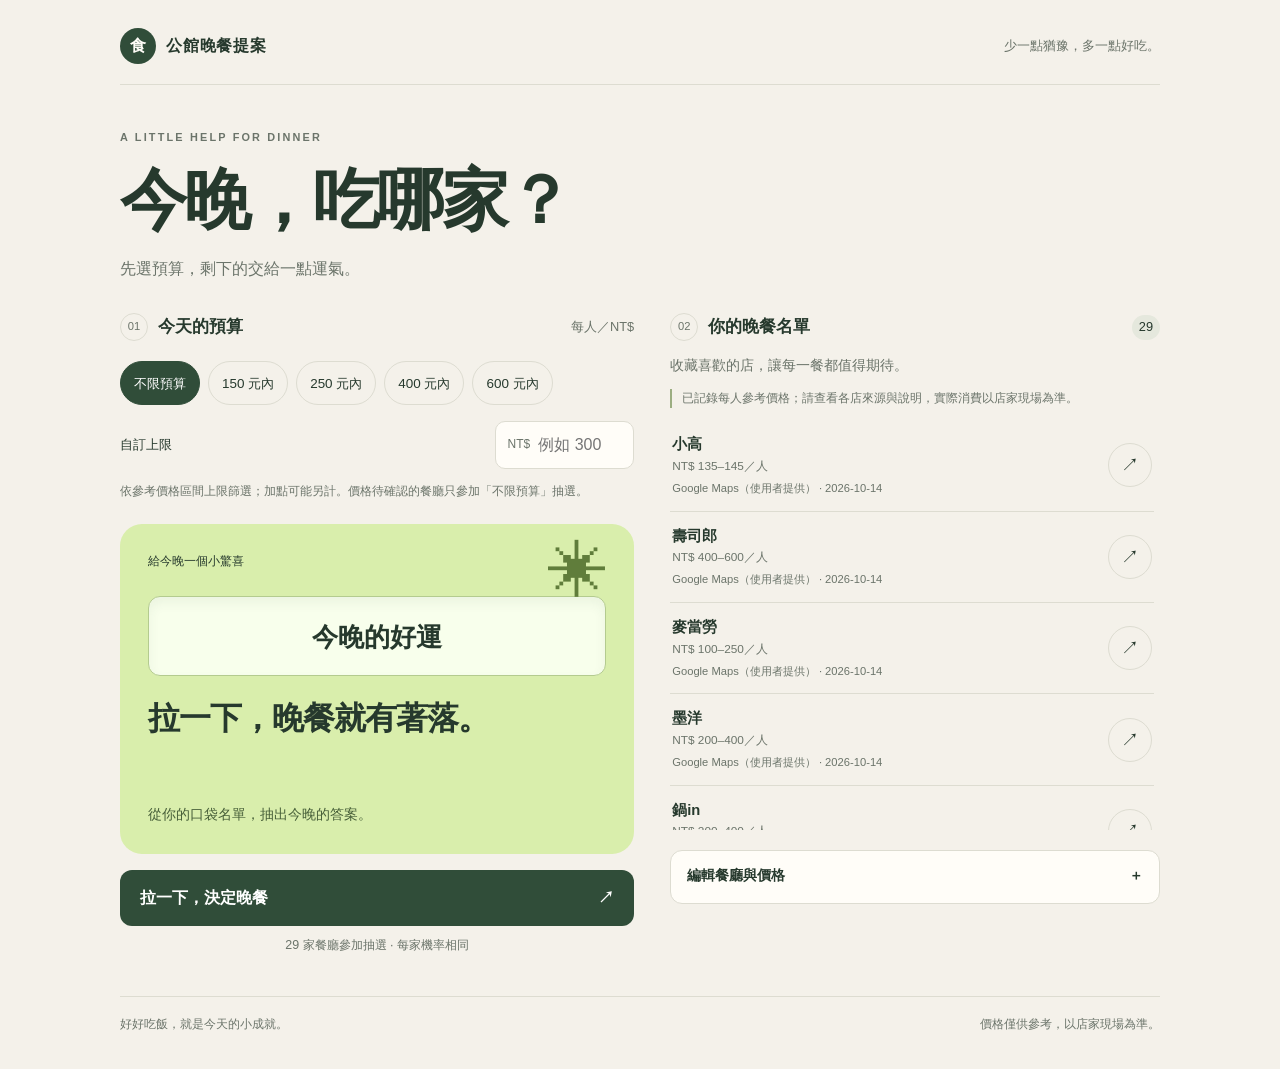
<file: src/index.html>
<!doctype html>
<html lang="zh-TW">
  <head>
    <meta charset="UTF-8" />
    <meta name="viewport" content="width=device-width, initial-scale=1.0" />
    <meta name="theme-color" content="#f4f1ea" />
    <title>今晚吃哪家｜公館晚餐拉霸</title>
    <link rel="stylesheet" href="styles/index.css?v=4e0b64ea3e6a" />
  </head>
  <body>
    <main class="app-shell">
      <header class="page-header">
        <a class="brand" href="./" aria-label="今晚吃哪家首頁"><span class="brand-mark" aria-hidden="true">食</span> 公館晚餐提案</a>
        <span class="header-note">少一點猶豫，多一點好吃。</span>
      </header>
      <section class="intro">
        <p class="eyebrow">A LITTLE HELP FOR DINNER</p>
        <h1>今晚，<br class="mobile-break" />吃哪家？</h1>
        <p>先選預算，剩下的交給一點運氣。</p>
      </section>
      <div class="main-grid">
        <section class="picker-panel" aria-labelledby="budgetTitle">
          <div class="section-heading"><span class="step">01</span><h2 id="budgetTitle">今天的預算</h2><span class="muted">每人／NT$</span></div>
          <div class="budget-options" role="group" aria-label="每人預算上限">
            <button type="button" class="budget-chip active" data-budget="" aria-pressed="true">不限預算</button>
            <button type="button" class="budget-chip" data-budget="150" aria-pressed="false">150 元內</button>
            <button type="button" class="budget-chip" data-budget="250" aria-pressed="false">250 元內</button>
            <button type="button" class="budget-chip" data-budget="400" aria-pressed="false">400 元內</button>
            <button type="button" class="budget-chip" data-budget="600" aria-pressed="false">600 元內</button>
          </div>
          <label class="custom-budget" for="budgetInput">自訂上限 <span class="amount-input"><span>NT$</span><input id="budgetInput" type="number" min="1" max="100000" step="1" placeholder="例如 300" inputmode="numeric" /></span></label>
          <p class="filter-note">依參考價格區間上限篩選；加點可能另計。價格待確認的餐廳只參加「不限預算」抽選。</p>
          <div class="result-card" id="resultCard">
            <span class="result-symbol" aria-hidden="true">✳</span>
            <p class="result-kicker" id="resultKicker">給今晚一個小驚喜</p>
            <div class="slot-window" aria-hidden="true"><div id="slotTrack" class="slot-track"><div class="slot-item">今晚的好運</div></div></div>
            <h2 id="resultName">拉一下，晚餐就有著落。</h2>
            <p id="resultPrice">從你的口袋名單，抽出今晚的答案。</p>
            <a id="resultReference" class="map-link" target="_blank" rel="noopener noreferrer" hidden>查看價格來源 ↗</a>
            <a id="resultMap" class="map-link" target="_blank" rel="noopener noreferrer" hidden>在 Google Maps 找這家 ↗</a>
          </div>
          <p id="drawAnnouncement" class="sr-only" aria-live="polite" aria-atomic="true"></p>
          <button id="drawButton" class="primary-button" type="button"><span>拉一下，決定晚餐</span><span aria-hidden="true">↗</span></button>
          <p id="candidateCount" class="candidate-count" aria-live="polite"></p>
        </section>
        <section class="list-panel" aria-labelledby="listTitle">
          <div class="section-heading"><span class="step">02</span><h2 id="listTitle">你的晚餐名單</h2><span id="listCount" class="count-badge"></span></div>
          <p class="list-description">收藏喜歡的店，讓每一餐都值得期待。</p>
          <p id="priceNotice" class="price-notice"></p>
          <div id="restaurantList" class="restaurant-list"></div>
          <details id="manageOptions" class="manage-options">
            <summary>編輯餐廳與價格 <span aria-hidden="true">＋</span></summary>
            <div class="manage-content">
              <p class="editor-note">可以參考官網菜單、食記或 Google Maps 填寫每人價格；請確認分店，並註明主餐、加點或服務費的計算方式。</p>
              <form id="addForm">
                <label for="newOptionInput">餐廳名稱</label>
                <div class="control-group"><input id="newOptionInput" type="text" maxlength="80" placeholder="加入你的口袋餐廳" required /><button class="action-btn" type="submit">加入</button></div>
              </form>
              <form id="priceForm">
                <label for="removeOptionSelect">選擇餐廳</label>
                <div class="control-group"><select id="removeOptionSelect"></select><button id="removeButton" class="action-btn" type="button">移除</button></div>
                <div class="price-fields">
                  <label for="priceMin">每人最低（NT$）<input id="priceMin" type="number" min="0" max="100000" step="1" inputmode="numeric" placeholder="例如 200" /></label>
                  <label for="priceMax">每人最高（NT$）<input id="priceMax" type="number" min="0" max="100000" step="1" inputmode="numeric" placeholder="例如 400" /></label>
                </div>
                <label for="priceSource">價格來源<select id="priceSource"><option value="personal">自行估算</option><option value="google-maps">已參考 Google Maps</option><option value="menu">官網／菜單參考</option><option value="review">食記參考</option></select></label>
                <label class="reference-field" for="priceReferenceUrl">價格來源網址（選填）<input id="priceReferenceUrl" type="url" placeholder="https://…" /></label>
                <label class="reference-field" for="priceNote">價格說明（選填）<input id="priceNote" type="text" maxlength="160" placeholder="例如：一份主餐，飲料與加點另計" /></label>
                <p class="editor-note">若只有平均金額，最低與最高填相同數字。清空兩欄並儲存可恢復「待確認」。</p>
                <div class="editor-actions"><a id="editMap" class="map-link" target="_blank" rel="noopener noreferrer">查詢 Google Maps ↗</a><button class="action-btn" type="submit">儲存價格</button></div>
              </form>
              <p id="editMessage" class="edit-message" role="status"></p>
            </div>
          </details>
        </section>
      </div>
      <footer>好好吃飯，就是今天的小成就。<span>價格僅供參考，以店家現場為準。</span></footer>
    </main>
    <script type="module" src="js/index.js?v=627aad61198c"></script>
  </body>
</html>
</file>
<file: src/styles/index.css>
:root {
  --page: #f4f1ea;
  --paper: #fffdf8;
  --ink: #26392d;
  --muted: #6b746a;
  --line: #dddcd1;
  --accent: #d9eeac;
  --green: #304d39;
}
* { box-sizing: border-box; }
body { margin: 0; background: var(--page); color: var(--ink); font-family: -apple-system, BlinkMacSystemFont, "Segoe UI", "Noto Sans TC", sans-serif; line-height: 1.6; }
button, input, select { font: inherit; }
button, a, summary, input, select { -webkit-tap-highlight-color: transparent; }
button, summary { cursor: pointer; }
button { color: inherit; }
button:disabled { cursor: default; opacity: .55; }
a { color: inherit; }
:focus-visible { outline: 3px solid #6c8c39; outline-offset: 4px; }
[hidden] { display: none !important; }
.app-shell { width: min(1120px, 100%); margin: auto; padding: 28px 40px; }
.page-header, .brand, .section-heading, .editor-actions { display: flex; align-items: center; }
.page-header { justify-content: space-between; gap: 16px; padding-bottom: 20px; border-bottom: 1px solid var(--line); }
.brand { gap: 10px; font-weight: 650; text-decoration: none; letter-spacing: .05em; }
.brand-mark { width: 36px; height: 36px; background: var(--green); color: var(--paper); display: grid; place-items: center; border-radius: 50%; }
.header-note, .muted { color: var(--muted); font-size: .8rem; }
.intro { padding: 44px 0 32px; }
.eyebrow { font-size: .68rem; letter-spacing: .2em; font-weight: 650; margin: 0 0 14px; color: var(--muted); }
h1 { font-size: clamp(2.5rem, 6vw, 4.2rem); line-height: 1.18; letter-spacing: -.04em; margin: 0; }
.intro > p:last-child { margin: 16px 0 0; color: var(--muted); }
.mobile-break { display: none; }
.main-grid { display: grid; grid-template-columns: minmax(0, 1.05fr) minmax(0, 1fr); gap: 36px; align-items: start; }
.picker-panel, .list-panel { min-width: 0; }
.section-heading { gap: 10px; margin-bottom: 20px; }
.section-heading h2 { font-size: 1.05rem; margin: 0; }
.section-heading > :last-child { margin-left: auto; }
.step { color: var(--muted); font-size: .7rem; border: 1px solid var(--line); border-radius: 50%; width: 28px; height: 28px; display: grid; place-items: center; }
.budget-options { display: flex; flex-wrap: wrap; gap: 8px; }
.budget-chip { border: 1px solid var(--line); border-radius: 24px; background: transparent; padding: 9px 13px; min-height: 44px; font-size: .84rem; transition: background .15s; }
.budget-chip.active { background: var(--green); border-color: var(--green); color: white; }
.budget-chip:hover:not(.active) { background: #e8e9de; }
.custom-budget { display: flex; align-items: center; justify-content: space-between; gap: 16px; margin-top: 16px; font-size: .83rem; }
.amount-input { display: flex; align-items: center; gap: 8px; max-width: 200px; min-width: 0; background: var(--paper); border: 1px solid var(--line); border-radius: 10px; padding: 0 12px; }
.amount-input > span { color: var(--muted); font-size: .75rem; }
.amount-input input { width: 100%; min-width: 0; border: 0; background: transparent; padding: 10px 0; }
.filter-note, .editor-note { color: var(--muted); font-size: .76rem; line-height: 1.7; }
.filter-note { margin: 12px 0 22px; }
.result-card { background: var(--accent); border-radius: 22px; padding: 28px; min-height: 330px; display: flex; flex-direction: column; align-items: flex-start; position: relative; overflow-wrap: anywhere; }
.result-symbol { position: absolute; right: 25px; top: 18px; font-size: 3.8rem; line-height: 1; color: #607d3b; }
.result-kicker { font-size: .78rem; margin: 0 0 24px; padding-right: 50px; }
.result-card h2 { font-size: clamp(1.4rem, 3vw, 2rem); line-height: 1.4; letter-spacing: -.03em; margin: 0 0 16px; max-width: 100%; }
.result-card > p:last-of-type { margin: auto 0 0; font-size: .85rem; color: #475f39; }
.map-link { font-size: .8rem; text-underline-offset: 4px; display: inline-flex; align-items: center; min-height: 44px; }
.result-card .map-link { margin-top: 8px; }
.result-card.drawing .result-symbol { animation: rotate 1.4s linear infinite; }
@keyframes rotate { to { transform: rotate(360deg); } }
.primary-button { margin-top: 16px; width: 100%; border: 0; border-radius: 12px; background: var(--green); color: white; min-height: 56px; padding: 14px 20px; display: flex; justify-content: space-between; align-items: center; font-weight: 600; }
.primary-button:hover:enabled { background: #243e2c; }
.candidate-count { text-align: center; font-size: .78rem; color: var(--muted); margin: 10px 0 0; }
.count-badge { font-size: .8rem; background: #e5e8dd; min-width: 28px; border-radius: 20px; text-align: center; padding: 2px 7px; }
.list-description { margin: -6px 0 12px; color: var(--muted); font-size: .85rem; }
.price-notice { font-size: .75rem; border-left: 2px solid #9cae82; padding-left: 10px; color: var(--muted); }
.restaurant-list { max-height: 410px; overflow-y: auto; padding-right: 6px; scrollbar-width: thin; scrollbar-color: #b4bba6 transparent; }
.restaurant-row { display: flex; align-items: center; justify-content: space-between; gap: 12px; border-bottom: 1px solid var(--line); padding: 13px 2px; min-height: 70px; }
.restaurant-info { min-width: 0; }
.restaurant-name { font-size: .92rem; font-weight: 600; overflow-wrap: anywhere; }
.restaurant-price { font-size: .74rem; color: var(--muted); }
.restaurant-row.excluded { opacity: .55; }
.restaurant-row.selected { background: #e5edd8; border-radius: 8px; padding-left: 10px; padding-right: 10px; }
.restaurant-map { text-decoration: none; font-size: 1.1rem; width: 44px; height: 44px; flex-shrink: 0; display: grid; place-items: center; border: 1px solid var(--line); border-radius: 50%; }
.empty-list { color: var(--muted); padding: 24px 0; }
.manage-options { margin-top: 20px; border: 1px solid var(--line); background: var(--paper); border-radius: 12px; }
.manage-options summary { min-height: 52px; padding: 14px 16px; display: flex; justify-content: space-between; font-size: .85rem; font-weight: 600; list-style: none; }
.manage-options summary::-webkit-details-marker { display: none; }
.manage-content { padding: 0 16px 16px; }
.manage-content form + form { border-top: 1px solid var(--line); padding-top: 16px; margin-top: 18px; }
label { display: block; font-size: .8rem; }
.control-group { display: flex; align-items: center; gap: 8px; margin: 6px 0 12px; min-width: 0; }
input, select { width: 100%; min-width: 0; min-height: 44px; border: 1px solid var(--line); border-radius: 8px; background: white; color: var(--ink); padding: 9px 10px; font-size: 1rem; }
.control-group input, .control-group select { flex: 1 1 0; }
.action-btn { min-height: 44px; padding: 9px 14px; border: 1px solid var(--line); border-radius: 8px; background: #edf0e5; white-space: nowrap; flex-shrink: 0; font-size: .85rem; }
.action-btn:hover:enabled { background: #dfe6d5; }
.price-fields { display: grid; grid-template-columns: repeat(2, minmax(0, 1fr)); gap: 10px; margin: 12px 0; }
.price-fields input, #priceSource { margin-top: 6px; }
.editor-actions { justify-content: space-between; gap: 10px; }
.edit-message { font-size: .8rem; color: var(--green); margin: 10px 0 0; }
footer { margin-top: 40px; padding: 18px 0 8px; border-top: 1px solid var(--line); color: var(--muted); font-size: .72rem; display: flex; flex-wrap: wrap; justify-content: space-between; gap: 8px; }
.sr-only { position: absolute; width: 1px; height: 1px; padding: 0; margin: -1px; overflow: hidden; clip-path: inset(50%); white-space: nowrap; border: 0; }
@media (max-width: 760px) {
  .app-shell { padding: 20px; }
  .header-note { display: none; }
  .intro { padding: 32px 0 28px; }
  .main-grid { grid-template-columns: minmax(0, 1fr); gap: 32px; }
  .result-card { min-height: 310px; }
  .restaurant-list { max-height: 340px; }
}
@media (max-width: 360px) {
  .app-shell { padding: 16px; }
  .budget-chip { padding: 9px 11px; }
  .result-card { padding: 24px; }
  .amount-input { max-width: 170px; }
}
@media (prefers-reduced-motion: reduce) {
  *, *::before, *::after { animation: none !important; transition: none !important; }
}

.slot-window { width: 100%; height: 80px; flex-shrink: 0; overflow: hidden; border: 1px solid #b4cb8f; background: #f8ffec; border-radius: 12px; margin-bottom: 20px; box-shadow: inset 0 6px 12px #304d3910; }
.slot-item { height: 80px; display: flex; align-items: center; justify-content: center; padding: 0 16px; text-align: center; font-size: clamp(1.15rem, 4vw, 1.65rem); font-weight: 700; overflow: hidden; overflow-wrap: anywhere; }
.slot-track { will-change: transform; }

.restaurant-source { font-size: .7rem; color: var(--muted); margin-top: 4px; overflow-wrap: anywhere; }
.restaurant-source a { text-underline-offset: 3px; display: inline-block; padding: 6px 0; }
.restaurant-note { font-size: .72rem; color: var(--muted); overflow-wrap: anywhere; }
.reference-field { margin-top: 12px; }
.reference-field input { margin-top: 6px; }
</file>
